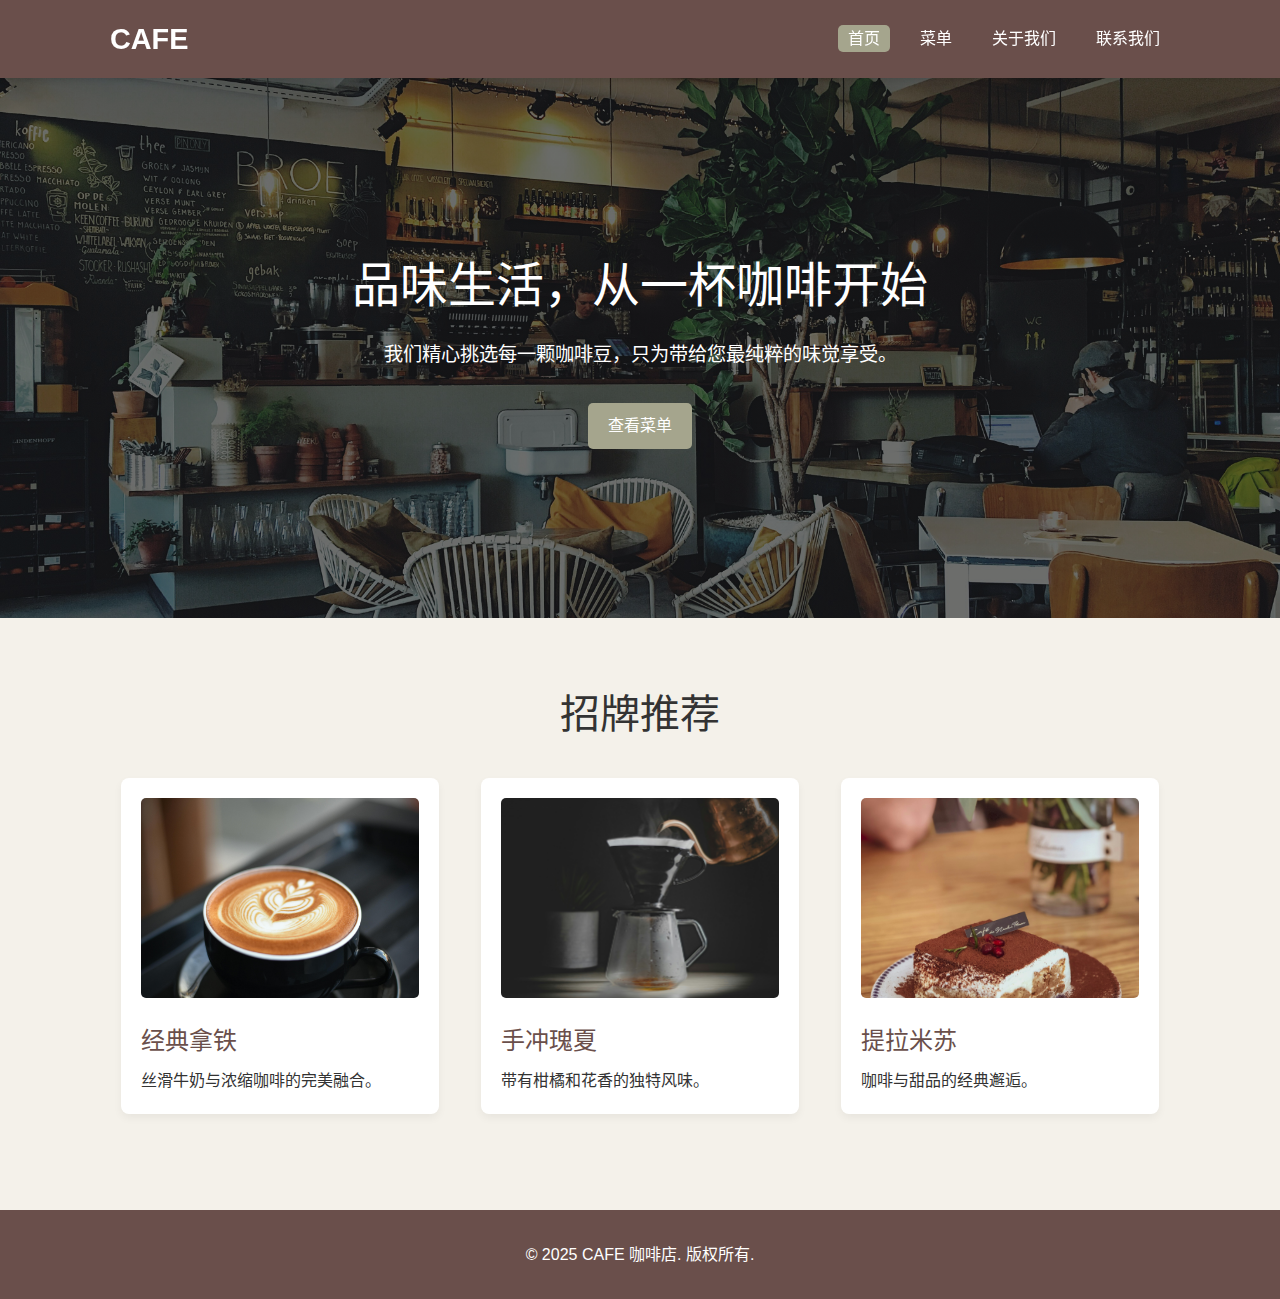
<file: index.html>
<!DOCTYPE html>
<html lang="zh-CN">
<head>
    <meta charset="UTF-8">
    <meta name="viewport" content="width=device-width, initial-scale=1.0">
    <title>CAFE - 首页</title>
    <!-- 链接到我们的外部CSS样式文件 -->
    <link rel="stylesheet" href="css/style.css">
</head>
<body>

    <!-- 网站头部区域 -->
    <header class="main-header">
        <div class="container">
            <!-- 网站Logo -->
            <a href="index.html" class="logo">CAFE</a>
            <!-- 网站导航栏 -->
            <nav class="main-nav">
                <ul>
                    <li><a href="index.html" class="active">首页</a></li>
                    <li><a href="menu.html">菜单</a></li>
                    <li><a href="about.html">关于我们</a></li>
                    <li><a href="contact.html">联系我们</a></li>
                </ul>
            </nav>
        </div>
    </header>

    <!-- 页面主要内容区域 -->
    <main>
        <section class="hero">
            <div class="container">
                <h1>品味生活，从一杯咖啡开始</h1>
                <p>我们精心挑选每一颗咖啡豆，只为带给您最纯粹的味觉享受。</p>
                <a href="menu.html" class="btn">查看菜单</a>
            </div>
        </section>

        <!-- 特色产品展示区 -->
        <section class="featured-products">
            <div class="container">
                <h2>招牌推荐</h2>
                <!-- 这里将用 Flexbox 来布局产品列表 -->
                <div class="products-container">
                    <div class="product-item">
                        <img src="images/product-latte.jpg" alt="特色咖啡1">
                        <h3>经典拿铁</h3>
                        <p>丝滑牛奶与浓缩咖啡的完美融合。</p>
                    </div>
                    <div class="product-item">
                        <img src="images/product-geisha.jpg" alt="特色咖啡2">
                        <h3>手冲瑰夏</h3>
                        <p>带有柑橘和花香的独特风味。</p>
                    </div>
                    <div class="product-item">
                        <img src="images/product-tiramisu.jpg" alt="特色甜点">
                        <h3>提拉米苏</h3>
                        <p>咖啡与甜品的经典邂逅。</p>
                    </div>
                </div>
            </div>
        </section>
    </main>

    <!-- 网站底部区域 -->
    <footer class="main-footer">
        <div class="container">
            <p>&copy; 2025 CAFE 咖啡店. 版权所有.</p>
        </div>
    </footer>

</body>
</html>
</file>
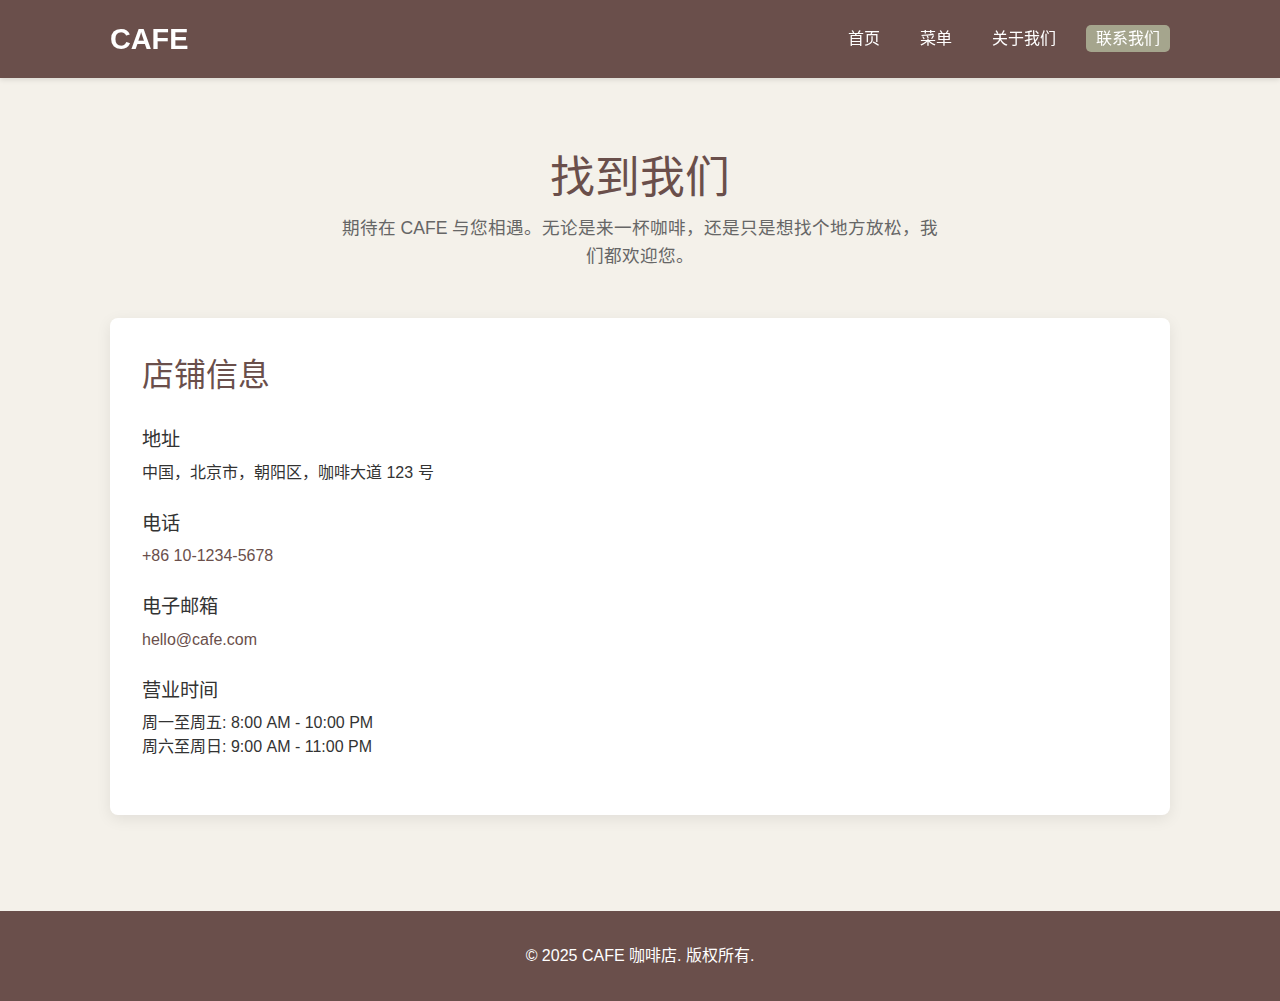
<file: contact.html>
<!DOCTYPE html>
<html lang="zh-CN">
<head>
    <meta charset="UTF-8">
    <meta name="viewport" content="width=device-width, initial-scale=1.0">
    <title>CAFE - 联系我们</title>
    <link rel="stylesheet" href="css/style.css">
</head>
<body>

    <!-- 网站头部区域-->
    <header class="main-header">
        <div class="container">
            <a href="index.html" class="logo">CAFE</a>
            <nav class="main-nav">
                <ul>
                    <li><a href="index.html">首页</a></li>
                    <li><a href="menu.html">菜单</a></li>
                    <li><a href="about.html">关于我们</a></li>
                    <li><a href="contact.html" class="active">联系我们</a></li>
                </ul>
            </nav>
        </div>
    </header>

    <!-- 联系我们页面主要内容 -->
    <main class="contact-page">
        <div class="container">
            <h1>找到我们</h1>
            <p class="contact-intro">期待在 CAFE 与您相遇。无论是来一杯咖啡，还是只是想找个地方放松，我们都欢迎您。</p>

            <!-- Flexbox 应用 #8: 创建信息和地图的左右分栏布局 -->
            <div class="contact-content-wrapper">
                
                <!-- 左侧联系信息 -->
                <div class="contact-details">
                    <h2>店铺信息</h2>
                    <div class="info-item">
                        <h3>地址</h3>
                        <p>中国，北京市，朝阳区，咖啡大道 123 号</p>
                    </div>
                    <div class="info-item">
                        <h3>电话</h3>
                        <p><a href="tel:+861012345678">+86 10-1234-5678</a></p>
                    </div>
                    <div class="info-item">
                        <h3>电子邮箱</h3>
                        <p><a href="mailto:hello@cafe.com">hello@cafe.com</a></p>
                    </div>
                    <div class="info-item">
                        <h3>营业时间</h3>
                        <p>周一至周五: 8:00 AM - 10:00 PM</p>
                        <p>周六至周日: 9:00 AM - 11:00 PM</p>
                    </div>
                </div>

                <!-- 右侧地图 -->
                <div class="map-container">
                    <!-- 这是一个嵌入式地图的示例，你可以替换成你们店的真实地址 -->
                    <iframe 
                        src="https://www.openstreetmap.org/export/embed.html?bbox=116.45,39.90,116.47,39.92&layer=mapnik" 
                        style="border:0;" 
                        allowfullscreen="" 
                        loading="lazy" 
                        referrerpolicy="no-referrer-when-downgrade">
                    </iframe>
                </div>

            </div>
        </div>
    </main>

    <!-- 网站底部区域-->
    <footer class="main-footer">
        <div class="container">
            <p>&copy; 2025 CAFE 咖啡店. 版权所有.</p>
        </div>
    </footer>

</body>
</html>
</file>
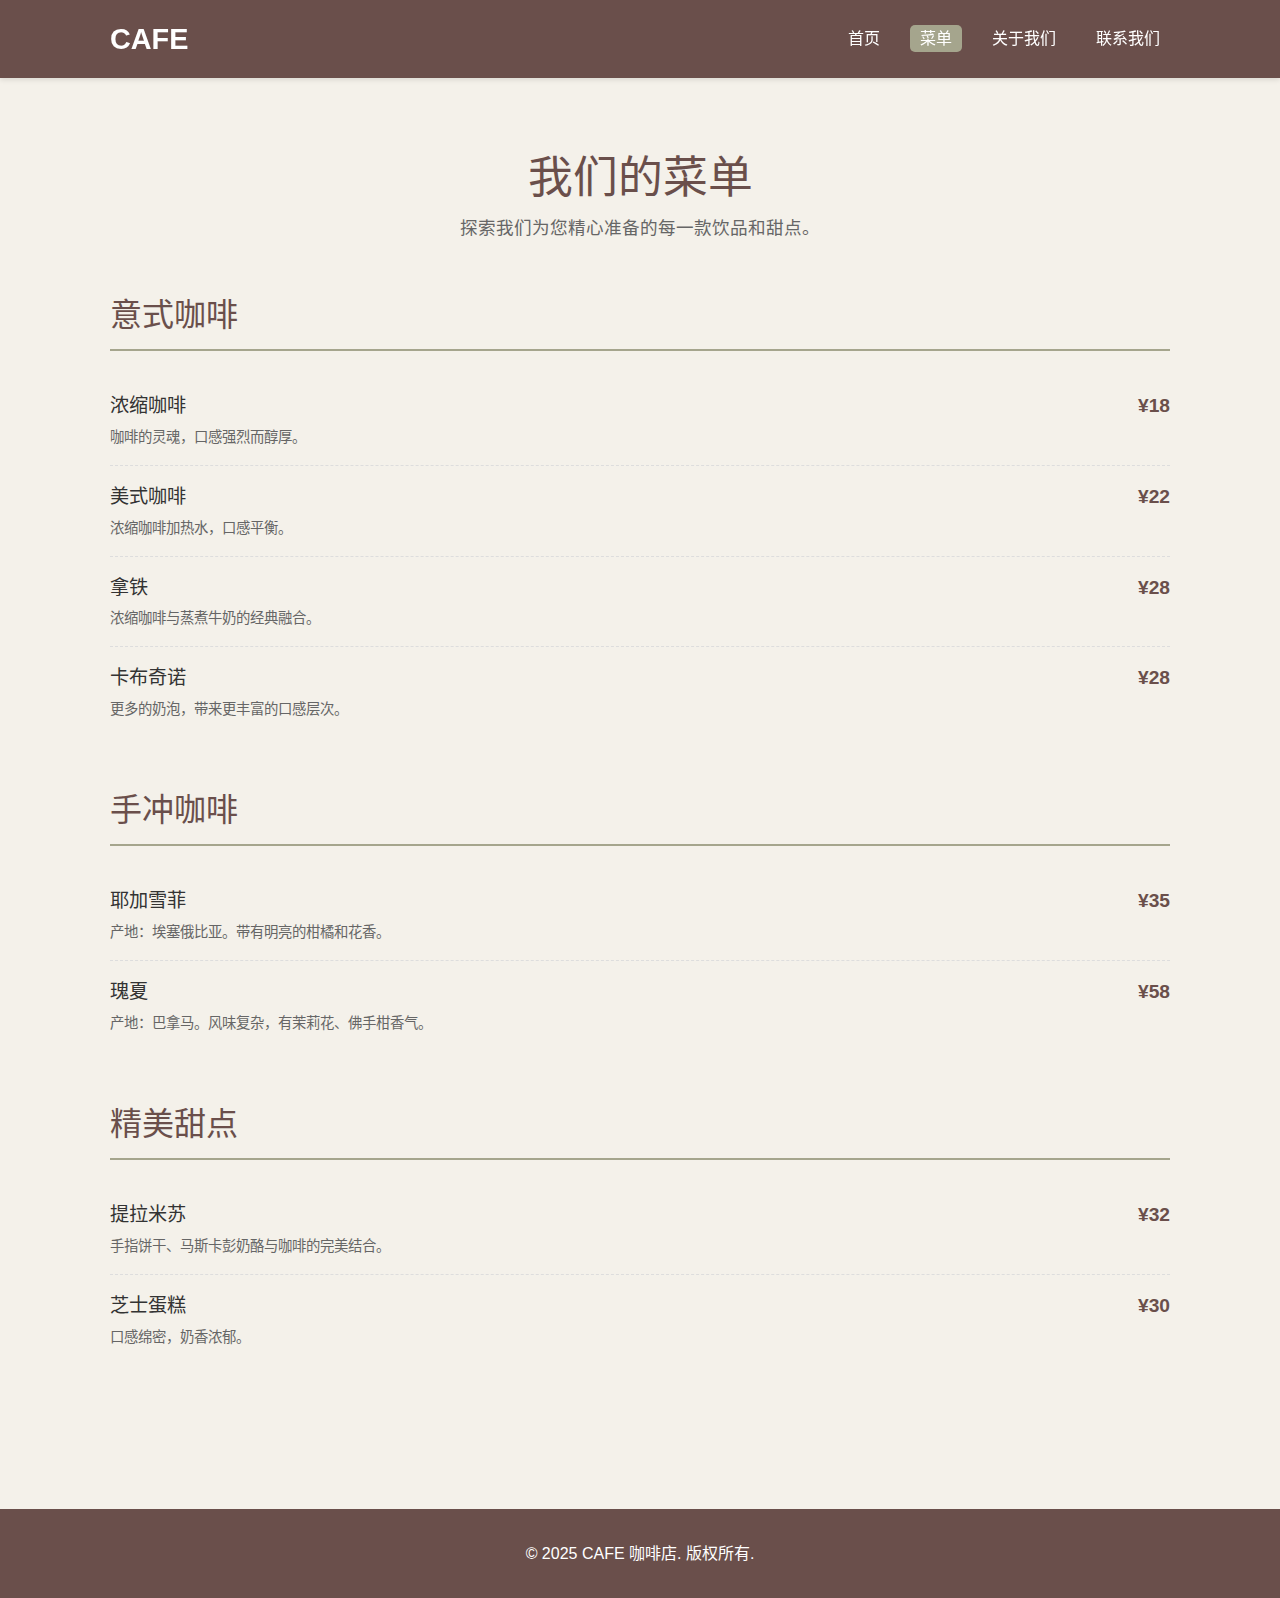
<file: menu.html>
<!DOCTYPE html>
<html lang="zh-CN">
<head>
    <meta charset="UTF-8">
    <meta name="viewport" content="width=device-width, initial-scale=1.0">
    <title>CAFE - 菜单</title>
    <link rel="stylesheet" href="css/style.css">
</head>
<body>

    <header class="main-header">
        <div class="container">
            <a href="index.html" class="logo">CAFE</a>
            <nav class="main-nav">
                <ul>
                    <li><a href="index.html">首页</a></li>
                    <li><a href="menu.html" class="active">菜单</a></li>
                    <li><a href="about.html">关于我们</a></li>
                    <li><a href="contact.html">联系我们</a></li>
                </ul>
            </nav>
        </div>
    </header>

    <!-- 菜单页主要内容 -->
    <main class="menu-page">
        <div class="container">
            <h1>我们的菜单</h1>
            <p class="menu-intro">探索我们为您精心准备的每一款饮品和甜点。</p>

            <!-- 意式咖啡分类 -->
            <section class="menu-category">
                <h2>意式咖啡</h2>
                <div class="menu-items-container">
                    <div class="menu-item">
                        <div class="menu-item-info">
                            <h3>浓缩咖啡</h3>
                            <p>咖啡的灵魂，口感强烈而醇厚。</p>
                        </div>
                        <div class="menu-item-price">¥18</div>
                    </div>
                    <div class="menu-item">
                        <div class="menu-item-info">
                            <h3>美式咖啡</h3>
                            <p>浓缩咖啡加热水，口感平衡。</p>
                        </div>
                        <div class="menu-item-price">¥22</div>
                    </div>
                    <div class="menu-item">
                        <div class="menu-item-info">
                            <h3>拿铁</h3>
                            <p>浓缩咖啡与蒸煮牛奶的经典融合。</p>
                        </div>
                        <div class="menu-item-price">¥28</div>
                    </div>
                    <div class="menu-item">
                        <div class="menu-item-info">
                            <h3>卡布奇诺</h3>
                            <p>更多的奶泡，带来更丰富的口感层次。</p>
                        </div>
                        <div class="menu-item-price">¥28</div>
                    </div>
                </div>
            </section>

            <!-- 手冲咖啡分类 -->
            <section class="menu-category">
                <h2>手冲咖啡</h2>
                <div class="menu-items-container">
                    <div class="menu-item">
                        <div class="menu-item-info">
                            <h3>耶加雪菲</h3>
                            <p>产地：埃塞俄比亚。带有明亮的柑橘和花香。</p>
                        </div>
                        <div class="menu-item-price">¥35</div>
                    </div>
                    <div class="menu-item">
                        <div class="menu-item-info">
                            <h3>瑰夏</h3>
                            <p>产地：巴拿马。风味复杂，有茉莉花、佛手柑香气。</p>
                        </div>
                        <div class="menu-item-price">¥58</div>
                    </div>
                </div>
            </section>
            
             <!-- 甜点分类 -->
            <section class="menu-category">
                <h2>精美甜点</h2>
                <div class="menu-items-container">
                    <div class="menu-item">
                        <div class="menu-item-info">
                            <h3>提拉米苏</h3>
                            <p>手指饼干、马斯卡彭奶酪与咖啡的完美结合。</p>
                        </div>
                        <div class="menu-item-price">¥32</div>
                    </div>
                    <div class="menu-item">
                        <div class="menu-item-info">
                            <h3>芝士蛋糕</h3>
                            <p>口感绵密，奶香浓郁。</p>
                        </div>
                        <div class="menu-item-price">¥30</div>
                    </div>
                </div>
            </section>

        </div>
    </main>

    <!-- 网站底部区域 -->
    <footer class="main-footer">
        <div class="container">
            <p>&copy; 2025 CAFE 咖啡店. 版权所有.</p>
        </div>
    </footer>

</body>
</html>
</file>
<file: css/style.css>
/* === 全局样式和变量 === */

/* 
   使用 :root 来定义全局CSS变量。
*/
:root {
    --primary-color: #6a4f4b; /* 主色调：温暖的咖啡色 */
    --secondary-color: #f4f1ea; /* 次要色：柔和的米白色，用于背景 */
    --accent-color: #a5a58d; /* 点缀色：灰绿色 */
    --text-color: #333; /* 文本颜色 */
    --light-text-color: #fff; /* 浅色文本颜色，用于深色背景 */
}

/* 基础重置和盒模型设置 */
* {
    margin: 0;
    padding: 0;
    box-sizing: border-box; /* 使用 border-box 模型，方便计算宽高 */
}

body {
    font-family: 'Helvetica Neue', Arial, 'Hiragino Sans GB', 'Microsoft YaHei', sans-serif;
    line-height: 1.6;
    background-color: var(--secondary-color);
    color: var(--text-color);
}

.container {
    max-width: 1100px;
    margin: 0 auto; /* 让内容区域在页面中水平居中 */
    padding: 0 20px;
}

h1, h2, h3 {
    font-weight: 400;
}


/* === 头部和导航栏 (Header & Navigation) === */

.main-header {
    background: var(--primary-color);
    padding: 1rem 0;
    position: sticky; /* 让导航栏在滚动时能吸顶，提升用户体验 */
    top: 0;
    z-index: 1000;
    box-shadow: 0 2px 5px rgba(0,0,0,0.1);
}

.main-header .container {
    /*  Flexbox 应用 #1: 这是第一个使用Flexbox的地方 */
    display: flex; /* 开启Flexbox布局 */
    justify-content: space-between; /* 两端对齐：让子元素（logo和nav）一个在左，一个在右 */
    align-items: center; /* 垂直居中：让子元素在垂直方向上对齐 */
}

.logo {
    font-size: 1.8rem;
    font-weight: bold;
    color: var(--light-text-color);
    text-decoration: none;
}

.main-nav ul {
    list-style: none; /* 去掉列表默认的小圆点 */
    /* Flexbox 应用 #2: 导航项本身也用Flexbox来排列 */
    display: flex;
}

.main-nav ul li {
    margin-left: 20px;
}

.main-nav ul li a {
    color: var(--light-text-color);
    text-decoration: none;
    padding: 5px 10px;
    transition: background-color 0.3s ease; /* 添加一个平滑的过渡效果 */
}

.main-nav ul li a:hover,
.main-nav ul li a.active {
    background-color: var(--accent-color);
    border-radius: 5px;
}


/* === 主页英雄区域 (Hero Section) === */

.hero {
    background: linear-gradient(rgba(0, 0, 0, 0.5), rgba(0, 0, 0, 0.5)), url('../images/hero-bg.jpg') no-repeat center center/cover;
    /* (图片路径已更新为本地) */
    color: var(--light-text-color);
    height: 60vh; /* 占据视口高度的60% */
    text-align: center;

    /* Flexbox 应用 #3: 使用Flexbox实现完美的垂直和水平居中 */
    display: flex;
    justify-content: center; /* 水平居中 */
    align-items: center; /* 垂直居中 */
}

.hero h1 {
    font-size: 3rem;
    margin-bottom: 1rem;
}

.hero p {
    font-size: 1.2rem;
    margin-bottom: 2rem;
}

.btn {
    display: inline-block;
    background: var(--accent-color);
    color: var(--light-text-color);
    padding: 10px 20px;
    text-decoration: none;
    border-radius: 5px;
    transition: background-color 0.3s ease;
}

.btn:hover {
    background: var(--primary-color);
}


/* === 特色产品区域 (Featured Products) === */

.featured-products {
    padding: 4rem 0;
    text-align: center;
}

.featured-products h2 {
    font-size: 2.5rem;
    margin-bottom: 2rem;
}

.products-container {
    /* Flexbox 应用 #4: 核心布局！用Flexbox创建卡片式布局 */
    display: flex;
    justify-content: space-around; /* 子元素之间平均分配空间 */
    flex-wrap: wrap; /* 如果屏幕太窄，允许子元素换行 */
    gap: 20px; /* 子元素之间的间距 */
}

.product-item {
    background: #fff;
    padding: 20px;
    border-radius: 8px;
    box-shadow: 0 4px 8px rgba(0,0,0,0.05);
    width: 30%; /* 理想状态下每个占30%宽度 */
    min-width: 280px; /* 保证在小屏幕上不会被压得太窄 */
    text-align: left;
}

.product-item img {
    width: 100%;
    height: 200px;
    object-fit: cover; /* 保证图片不变形地填满容器 */
    border-radius: 5px;
    margin-bottom: 1rem;
}

.product-item h3 {
    font-size: 1.5rem;
    margin-bottom: 0.5rem;
    color: var(--primary-color);
}


/* === 页脚 (Footer) === */

.main-footer {
    background: var(--primary-color);
    color: var(--light-text-color);
    text-align: center;
    padding: 2rem 0;
    margin-top: 2rem;
}

/* === 菜单页 (Menu Page) === */

.menu-page {
    padding: 4rem 0;
}

.menu-page h1 {
    text-align: center;
    font-size: 2.8rem;
    color: var(--primary-color);
}

.menu-intro {
    text-align: center;
    font-size: 1.1rem;
    color: #666;
    margin-bottom: 3rem;
}

.menu-category {
    margin-bottom: 3rem;
}

.menu-category h2 {
    font-size: 2rem;
    color: var(--primary-color);
    border-bottom: 2px solid var(--accent-color);
    padding-bottom: 0.5rem;
    margin-bottom: 1.5rem;
}

.menu-item {
    /* Flexbox 应用 #5: 菜单项也用Flexbox来布局 */
    display: flex;
    justify-content: space-between; /* 名称和价格两端对齐 */
    align-items: flex-start; /* 顶部对齐 */
    padding: 1rem 0;
    border-bottom: 1px dashed #ddd;
}

.menu-item:last-child {
    border-bottom: none;
}

.menu-item-info h3 {
    margin: 0 0 0.25rem 0;
    font-size: 1.2rem;
}

.menu-item-info p {
    margin: 0;
    font-size: 0.9rem;
    color: #666;
}

.menu-item-price {
    font-size: 1.2rem;
    font-weight: bold;
    color: var(--primary-color);
    white-space: nowrap; /* 防止价格换行 */
    margin-left: 1rem;
}

/* === 关于我们页面 (About Page) === */

.about-page {
    padding: 4rem 0;
}

.about-page h1 {
    text-align: center;
    font-size: 2.8rem;
    color: var(--primary-color);
    margin-bottom: 3rem;
}

.story-content {
    /* Flexbox 应用 #6: 创建图文左右布局 */
    display: flex;
    gap: 2rem; /* 图片和文字之间的间距 */
    align-items: center; /* 垂直居中 */
    margin-bottom: 4rem;
}

.story-image {
    flex: 1; /* 占据可用空间的1份 */
}

.story-image img {
    width: 100%;
    border-radius: 8px;
    box-shadow: 0 4px 15px rgba(0,0,0,0.1);
}

.story-text {
    flex: 2; /* 占据可用空间的2份，比图片宽 */
}

.story-text h2 {
    font-size: 2rem;
    color: var(--primary-color);
    margin-bottom: 1rem;
}

.story-text p {
    margin-bottom: 1rem;
}

.gallery-section h2 {
    text-align: center;
    font-size: 2.2rem;
    color: var(--primary-color);
    margin-bottom: 2rem;
}

.image-gallery {
    /* Flexbox 应用 #7: 创建响应式照片墙 */
    display: flex;
    gap: 1rem;
    flex-wrap: wrap; /* 允许换行 */
    justify-content: center; /* 居中显示 */
}

.image-gallery img {
    width: calc(33.333% - 1rem); /* 计算每张图的宽度，减去gap */
    min-width: 300px; /* 最小宽度 */
    height: 250px;
    object-fit: cover;
    border-radius: 8px;
    box-shadow: 0 4px 8px rgba(0,0,0,0.1);
    transition: transform 0.3s ease;
}

.image-gallery img:hover {
    transform: scale(1.05); /* 添加一个鼠标悬浮放大效果 */
}

/* === 联系我们页面 (Contact Page) === */

.contact-page {
    padding: 4rem 0;
}

.contact-page h1 {
    text-align: center;
    font-size: 2.8rem;
    color: var(--primary-color);
}

.contact-intro {
    text-align: center;
    font-size: 1.1rem;
    color: #666;
    margin-bottom: 3rem;
    max-width: 600px;
    margin-left: auto;
    margin-right: auto;
}

.contact-content-wrapper {
    /* Flexbox 应用 #8: 创建信息和地图的左右分栏布局 */
    display: flex;
    gap: 2rem;
    background: #fff;
    padding: 2rem;
    border-radius: 8px;
    box-shadow: 0 4px 15px rgba(0,0,0,0.08);
}

.contact-details {
    flex-basis: 50%; /* 占据50%的基准宽度 */
}

.contact-details h2 {
    font-size: 2rem;
    color: var(--primary-color);
    margin-bottom: 1.5rem;
}

.info-item {
    margin-bottom: 1.5rem;
}

.info-item h3 {
    font-size: 1.2rem;
    margin-bottom: 0.3rem;
}

.info-item p {
    margin: 0;
    line-height: 1.5;
}

.info-item a {
    color: var(--primary-color);
    text-decoration: none;
}

.info-item a:hover {
    text-decoration: underline;
}

.map-container {
    flex-basis: 50%; /* 占据50%的基准宽度 */
    min-height: 400px;
}

.map-container iframe {
    width: 100%;
    height: 100%;
    border-radius: 8px;
}
</file>
